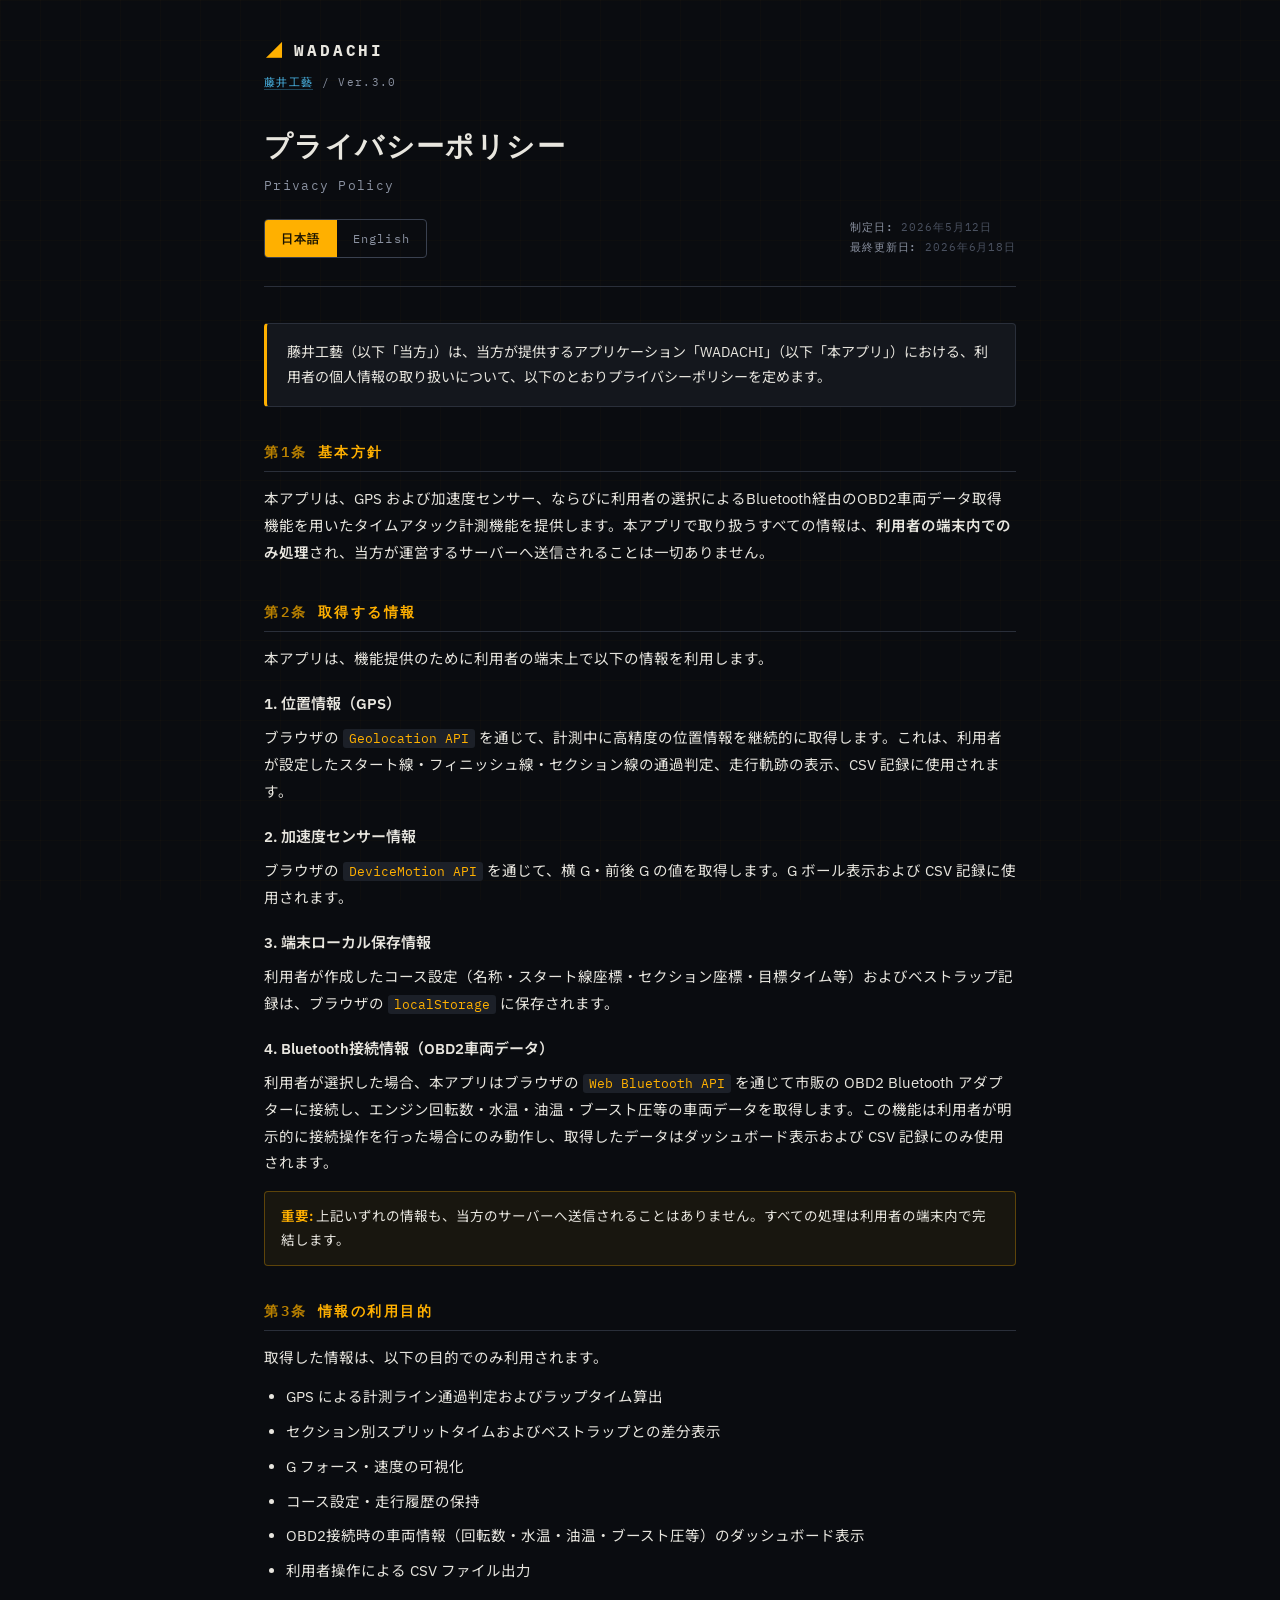
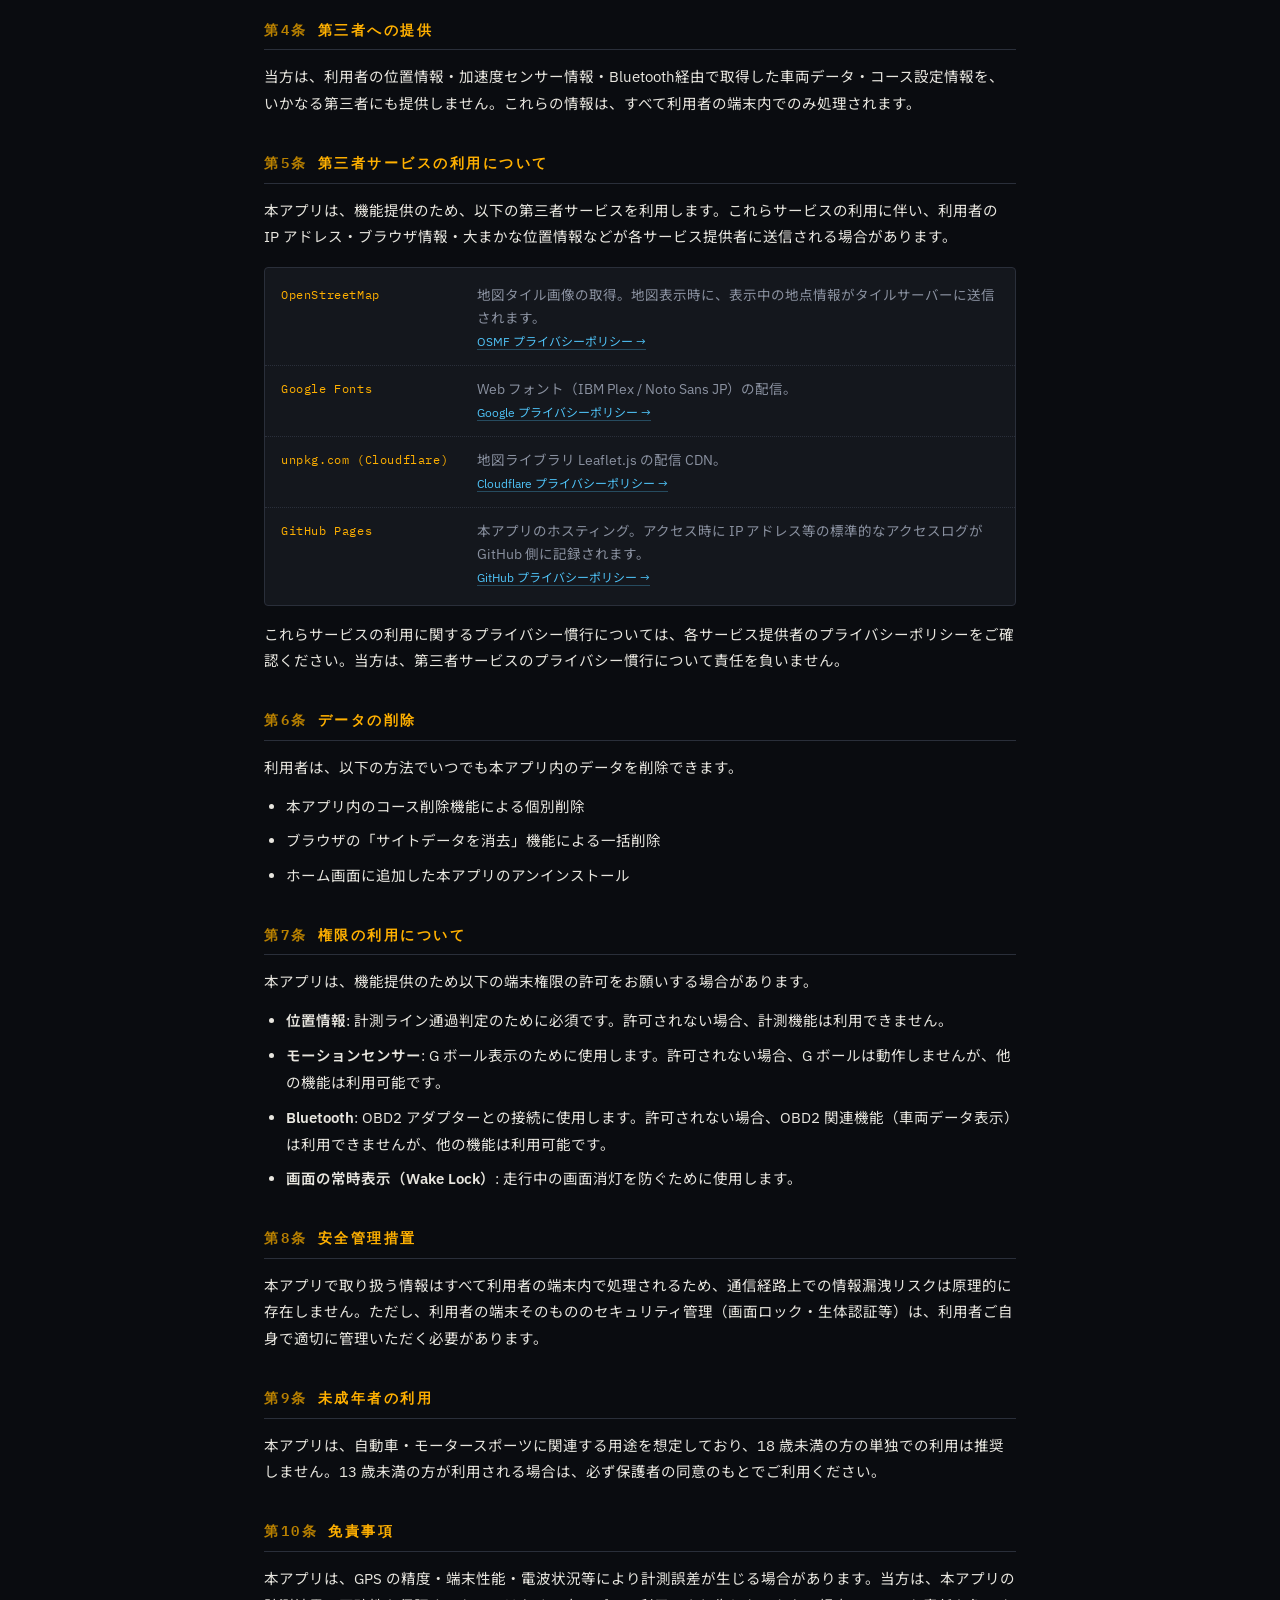
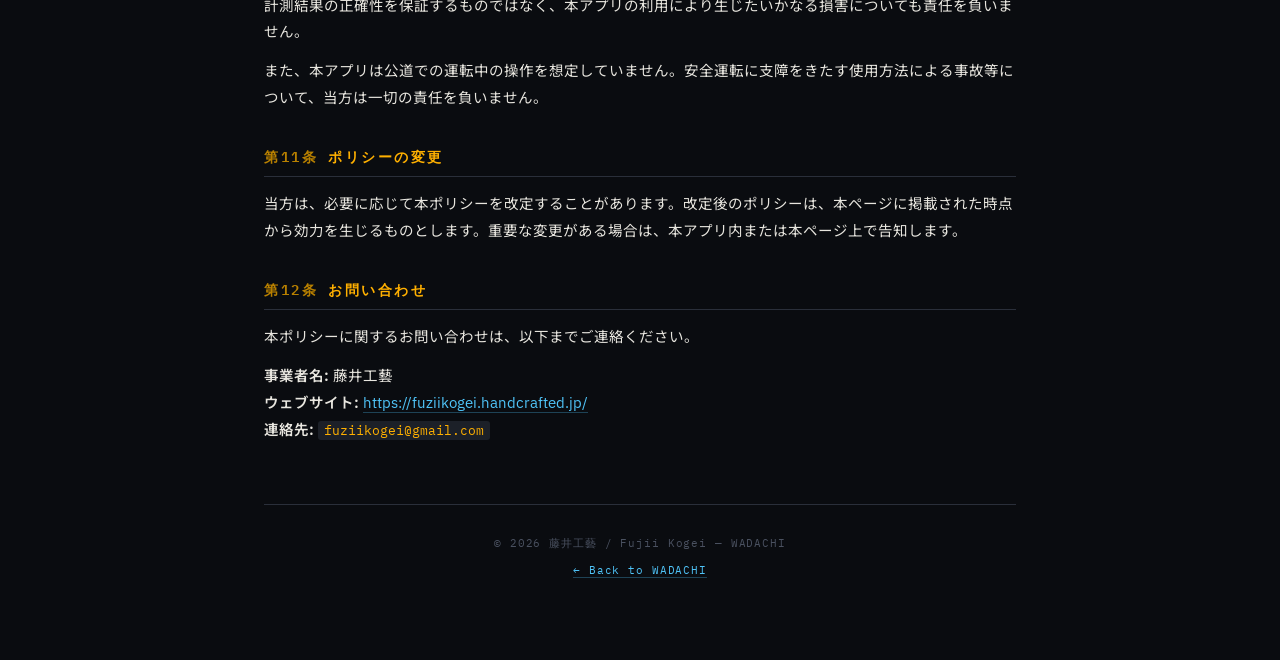
<file: privacy.html>
<!DOCTYPE html>
<html lang="ja">
<head>
  <meta charset="UTF-8" />
  <meta name="viewport" content="width=device-width, initial-scale=1.0" />
  <meta name="theme-color" content="#0a0c10" />
  <title>Privacy Policy / プライバシーポリシー — WADACHI</title>
  <meta name="description" content="WADACHI のプライバシーポリシー。位置情報・加速度センサーは端末内で処理され、開発元サーバには一切送信されません。" />

  <link rel="preconnect" href="https://fonts.googleapis.com" />
  <link rel="preconnect" href="https://fonts.gstatic.com" crossorigin />
  <link
    href="https://fonts.googleapis.com/css2?family=IBM+Plex+Mono:wght@300;400;500;600;700&family=IBM+Plex+Sans:wght@400;500;600;700&family=Noto+Sans+JP:wght@400;500;700&display=swap"
    rel="stylesheet"
  />

  <style>
    :root {
      --bg: #0a0c10;
      --bg-elev: #14171d;
      --bg-elev-2: #1c2028;
      --border: #2a2f3a;
      --border-strong: #3a4150;
      --fg: #e8e6df;
      --fg-dim: #8a91a0;
      --fg-faint: #4a5160;
      --accent: #ffb000;
      --accent-dim: #b88000;
      --link: #4fc3f7;
      --font-sans: 'IBM Plex Sans', 'Noto Sans JP', system-ui, sans-serif;
      --font-mono: 'IBM Plex Mono', ui-monospace, 'Courier New', monospace;
    }

    * { box-sizing: border-box; margin: 0; padding: 0; }

    html, body {
      background: var(--bg);
      color: var(--fg);
      font-family: var(--font-sans);
      font-size: 16px;
      line-height: 1.75;
      -webkit-font-smoothing: antialiased;
    }

    body::before {
      content: '';
      position: fixed;
      inset: 0;
      background-image:
        linear-gradient(rgba(255, 176, 0, 0.02) 1px, transparent 1px),
        linear-gradient(90deg, rgba(255, 176, 0, 0.02) 1px, transparent 1px);
      background-size: 40px 40px;
      pointer-events: none;
      z-index: 0;
    }

    .wrap {
      max-width: 800px;
      margin: 0 auto;
      padding: 32px 24px 80px;
      position: relative;
      z-index: 1;
    }

    /* ===== Header ===== */
    header.page-head {
      border-bottom: 1px solid var(--border);
      padding-bottom: 28px;
      margin-bottom: 36px;
    }

    .brand {
      display: flex;
      align-items: center;
      gap: 10px;
      font-family: var(--font-mono);
      margin-bottom: 6px;
    }
    .brand-mark { color: var(--accent); font-size: 20px; }
    .brand-name {
      font-weight: 700;
      letter-spacing: 0.18em;
      font-size: 16px;
    }
    .brand-meta {
      font-family: var(--font-mono);
      font-size: 11px;
      color: var(--fg-dim);
      letter-spacing: 0.12em;
      margin-bottom: 28px;
    }

    h1 {
      font-family: var(--font-mono);
      font-weight: 600;
      font-size: 28px;
      letter-spacing: 0.05em;
      color: var(--fg);
      margin-bottom: 6px;
    }
    .h1-sub {
      font-family: var(--font-mono);
      font-size: 13px;
      color: var(--fg-dim);
      letter-spacing: 0.1em;
      margin-bottom: 18px;
    }

    /* Language toggle */
    .lang-toggle {
      display: inline-flex;
      gap: 0;
      border: 1px solid var(--border-strong);
      border-radius: 4px;
      overflow: hidden;
      font-family: var(--font-mono);
      font-size: 12px;
      letter-spacing: 0.1em;
    }
    .lang-toggle button {
      background: transparent;
      border: none;
      color: var(--fg-dim);
      padding: 8px 16px;
      cursor: pointer;
      font: inherit;
      letter-spacing: inherit;
    }
    .lang-toggle button.active {
      background: var(--accent);
      color: #1a1300;
      font-weight: 600;
    }
    .lang-toggle button:not(.active):hover { color: var(--fg); background: var(--bg-elev); }

    .meta-row {
      display: flex;
      justify-content: space-between;
      align-items: flex-end;
      flex-wrap: wrap;
      gap: 16px;
      margin-top: 20px;
    }
    .meta-dates {
      font-family: var(--font-mono);
      font-size: 11px;
      color: var(--fg-faint);
      letter-spacing: 0.08em;
      line-height: 1.8;
    }
    .meta-dates strong { color: var(--fg-dim); font-weight: 500; }

    /* ===== Sections ===== */
    section.lang-block {
      display: none;
    }
    section.lang-block.active {
      display: block;
    }

    .preamble {
      background: var(--bg-elev);
      border: 1px solid var(--border);
      border-left: 3px solid var(--accent);
      border-radius: 4px;
      padding: 16px 20px;
      margin-bottom: 28px;
      font-size: 14px;
      line-height: 1.8;
      color: var(--fg);
    }

    h2 {
      font-family: var(--font-mono);
      font-weight: 600;
      font-size: 14px;
      letter-spacing: 0.18em;
      color: var(--accent);
      margin: 32px 0 14px;
      padding-bottom: 8px;
      border-bottom: 1px solid var(--border);
      text-transform: uppercase;
    }
    h2 .num {
      display: inline-block;
      color: var(--accent-dim);
      margin-right: 10px;
    }

    h3 {
      font-family: var(--font-sans);
      font-weight: 600;
      font-size: 15px;
      color: var(--fg);
      margin: 18px 0 8px;
    }

    p, li {
      font-size: 14.5px;
      line-height: 1.85;
      color: var(--fg);
      margin-bottom: 12px;
    }

    ul, ol {
      padding-left: 22px;
      margin-bottom: 14px;
    }
    ul li, ol li {
      margin-bottom: 8px;
    }

    a {
      color: var(--link);
      text-decoration: none;
      border-bottom: 1px solid rgba(79, 195, 247, 0.3);
      transition: border-color 0.15s;
    }
    a:hover { border-bottom-color: var(--link); }

    code {
      font-family: var(--font-mono);
      background: var(--bg-elev-2);
      color: var(--accent);
      padding: 1px 6px;
      border-radius: 3px;
      font-size: 0.9em;
    }

    strong { color: var(--fg); font-weight: 600; }

    /* Highlighted callout */
    .callout {
      background: rgba(255, 176, 0, 0.06);
      border: 1px solid rgba(255, 176, 0, 0.3);
      border-radius: 4px;
      padding: 12px 16px;
      margin: 14px 0;
      font-size: 13.5px;
      line-height: 1.8;
    }
    .callout strong { color: var(--accent); }

    /* Third-party service table */
    .svc-list {
      background: var(--bg-elev);
      border: 1px solid var(--border);
      border-radius: 4px;
      padding: 4px 0;
      margin: 16px 0;
    }
    .svc-item {
      display: grid;
      grid-template-columns: 180px 1fr;
      gap: 16px;
      padding: 12px 16px;
      border-bottom: 1px dotted var(--border);
      font-size: 13.5px;
    }
    .svc-item:last-child { border-bottom: none; }
    .svc-name {
      font-family: var(--font-mono);
      color: var(--accent);
      font-size: 12px;
      letter-spacing: 0.05em;
    }
    .svc-desc { color: var(--fg-dim); line-height: 1.7; }
    .svc-desc a { font-size: 12px; }
    @media (max-width: 560px) {
      .svc-item { grid-template-columns: 1fr; gap: 4px; padding: 14px 16px; }
    }

    /* ===== Footer ===== */
    footer.page-foot {
      margin-top: 60px;
      padding-top: 28px;
      border-top: 1px solid var(--border);
      font-family: var(--font-mono);
      font-size: 11px;
      color: var(--fg-faint);
      letter-spacing: 0.08em;
      line-height: 1.9;
      text-align: center;
    }
    footer.page-foot a { font-size: 11px; }

    /* Mobile tweaks */
    @media (max-width: 560px) {
      .wrap { padding: 24px 18px 60px; }
      h1 { font-size: 22px; }
      h2 { font-size: 12px; letter-spacing: 0.15em; }
      .meta-row { flex-direction: column; align-items: flex-start; }
    }
  </style>
</head>
<body>

  <div class="wrap">

    <header class="page-head">
      <div class="brand">
        <span class="brand-mark">◢</span>
        <span class="brand-name">WADACHI</span>
      </div>
      <div class="brand-meta"><a href="https://fuziikogei.handcrafted.jp/" target="_blank" rel="noopener">藤井工藝</a> / Ver.3.0</div>

      <h1 data-jp="プライバシーポリシー" data-en="Privacy Policy">プライバシーポリシー</h1>
      <div class="h1-sub" data-jp="Privacy Policy" data-en="プライバシーポリシー">Privacy Policy</div>

      <div class="meta-row">
        <div class="lang-toggle" role="tablist" aria-label="Language">
          <button id="btn-ja" class="active" data-lang="ja" role="tab" aria-selected="true">日本語</button>
          <button id="btn-en" data-lang="en" role="tab" aria-selected="false">English</button>
        </div>
        <div class="meta-dates">
          <div data-jp="<strong>制定日:</strong> 2026年5月12日" data-en="<strong>Effective:</strong> May 12, 2026">
            <strong>制定日:</strong> 2026年5月12日
          </div>
          <div data-jp="<strong>最終更新日:</strong> 2026年6月18日" data-en="<strong>Last updated:</strong> June 18, 2026">
            <strong>最終更新日:</strong> 2026年6月18日
          </div>
        </div>
      </div>
    </header>

    <!-- ============================================================
         JAPANESE
         ============================================================ -->
    <section class="lang-block ja active">

      <div class="preamble">
        藤井工藝（以下「当方」）は、当方が提供するアプリケーション「WADACHI」（以下「本アプリ」）における、利用者の個人情報の取り扱いについて、以下のとおりプライバシーポリシーを定めます。
      </div>

      <h2><span class="num">第1条</span>基本方針</h2>
      <p>
        本アプリは、GPS および加速度センサー、ならびに利用者の選択によるBluetooth経由のOBD2車両データ取得機能を用いたタイムアタック計測機能を提供します。本アプリで取り扱うすべての情報は、<strong>利用者の端末内でのみ処理</strong>され、当方が運営するサーバーへ送信されることは一切ありません。
      </p>

      <h2><span class="num">第2条</span>取得する情報</h2>
      <p>本アプリは、機能提供のために利用者の端末上で以下の情報を利用します。</p>

      <h3>1. 位置情報（GPS）</h3>
      <p>
        ブラウザの <code>Geolocation API</code> を通じて、計測中に高精度の位置情報を継続的に取得します。これは、利用者が設定したスタート線・フィニッシュ線・セクション線の通過判定、走行軌跡の表示、CSV 記録に使用されます。
      </p>

      <h3>2. 加速度センサー情報</h3>
      <p>
        ブラウザの <code>DeviceMotion API</code> を通じて、横 G・前後 G の値を取得します。G ボール表示および CSV 記録に使用されます。
      </p>

      <h3>3. 端末ローカル保存情報</h3>
      <p>
        利用者が作成したコース設定（名称・スタート線座標・セクション座標・目標タイム等）およびベストラップ記録は、ブラウザの <code>localStorage</code> に保存されます。
      </p>

      <h3>4. Bluetooth接続情報（OBD2車両データ）</h3>
      <p>
        利用者が選択した場合、本アプリはブラウザの <code>Web Bluetooth API</code> を通じて市販の OBD2 Bluetooth アダプターに接続し、エンジン回転数・水温・油温・ブースト圧等の車両データを取得します。この機能は利用者が明示的に接続操作を行った場合にのみ動作し、取得したデータはダッシュボード表示および CSV 記録にのみ使用されます。

      <div class="callout">
        <strong>重要:</strong> 上記いずれの情報も、当方のサーバーへ送信されることはありません。すべての処理は利用者の端末内で完結します。
      </div>

      <h2><span class="num">第3条</span>情報の利用目的</h2>
      <p>取得した情報は、以下の目的でのみ利用されます。</p>
      <ul>
        <li>GPS による計測ライン通過判定およびラップタイム算出</li>
        <li>セクション別スプリットタイムおよびベストラップとの差分表示</li>
        <li>G フォース・速度の可視化</li>
        <li>コース設定・走行履歴の保持</li>
        <li>OBD2接続時の車両情報（回転数・水温・油温・ブースト圧等）のダッシュボード表示</li>
        <li>利用者操作による CSV ファイル出力</li>
      </ul>

      <h2><span class="num">第4条</span>第三者への提供</h2>
      <p>
        当方は、利用者の位置情報・加速度センサー情報・Bluetooth経由で取得した車両データ・コース設定情報を、いかなる第三者にも提供しません。これらの情報は、すべて利用者の端末内でのみ処理されます。
      </p>

      <h2><span class="num">第5条</span>第三者サービスの利用について</h2>
      <p>
        本アプリは、機能提供のため、以下の第三者サービスを利用します。これらサービスの利用に伴い、利用者の IP アドレス・ブラウザ情報・大まかな位置情報などが各サービス提供者に送信される場合があります。
      </p>

      <div class="svc-list">
        <div class="svc-item">
          <div class="svc-name">OpenStreetMap</div>
          <div class="svc-desc">
            地図タイル画像の取得。地図表示時に、表示中の地点情報がタイルサーバーに送信されます。<br>
            <a href="https://wiki.osmfoundation.org/wiki/Privacy_Policy" target="_blank" rel="noopener">OSMF プライバシーポリシー →</a>
          </div>
        </div>
        <div class="svc-item">
          <div class="svc-name">Google Fonts</div>
          <div class="svc-desc">
            Web フォント（IBM Plex / Noto Sans JP）の配信。<br>
            <a href="https://policies.google.com/privacy" target="_blank" rel="noopener">Google プライバシーポリシー →</a>
          </div>
        </div>
        <div class="svc-item">
          <div class="svc-name">unpkg.com (Cloudflare)</div>
          <div class="svc-desc">
            地図ライブラリ Leaflet.js の配信 CDN。<br>
            <a href="https://www.cloudflare.com/privacypolicy/" target="_blank" rel="noopener">Cloudflare プライバシーポリシー →</a>
          </div>
        </div>
        <div class="svc-item">
          <div class="svc-name">GitHub Pages</div>
          <div class="svc-desc">
            本アプリのホスティング。アクセス時に IP アドレス等の標準的なアクセスログが GitHub 側に記録されます。<br>
            <a href="https://docs.github.com/ja/site-policy/privacy-policies/github-general-privacy-statement" target="_blank" rel="noopener">GitHub プライバシーポリシー →</a>
          </div>
        </div>
      </div>

      <p>
        これらサービスの利用に関するプライバシー慣行については、各サービス提供者のプライバシーポリシーをご確認ください。当方は、第三者サービスのプライバシー慣行について責任を負いません。
      </p>

      <h2><span class="num">第6条</span>データの削除</h2>
      <p>利用者は、以下の方法でいつでも本アプリ内のデータを削除できます。</p>
      <ul>
        <li>本アプリ内のコース削除機能による個別削除</li>
        <li>ブラウザの「サイトデータを消去」機能による一括削除</li>
        <li>ホーム画面に追加した本アプリのアンインストール</li>
      </ul>

      <h2><span class="num">第7条</span>権限の利用について</h2>
      <p>本アプリは、機能提供のため以下の端末権限の許可をお願いする場合があります。</p>
      <ul>
        <li><strong>位置情報</strong>: 計測ライン通過判定のために必須です。許可されない場合、計測機能は利用できません。</li>
        <li><strong>モーションセンサー</strong>: G ボール表示のために使用します。許可されない場合、G ボールは動作しませんが、他の機能は利用可能です。</li>
        <li><strong>Bluetooth</strong>: OBD2 アダプターとの接続に使用します。許可されない場合、OBD2 関連機能（車両データ表示）は利用できませんが、他の機能は利用可能です。</li>
        <li><strong>画面の常時表示（Wake Lock）</strong>: 走行中の画面消灯を防ぐために使用します。</li>
      </ul>

      <h2><span class="num">第8条</span>安全管理措置</h2>
      <p>
        本アプリで取り扱う情報はすべて利用者の端末内で処理されるため、通信経路上での情報漏洩リスクは原理的に存在しません。ただし、利用者の端末そのもののセキュリティ管理（画面ロック・生体認証等）は、利用者ご自身で適切に管理いただく必要があります。
      </p>

      <h2><span class="num">第9条</span>未成年者の利用</h2>
      <p>
        本アプリは、自動車・モータースポーツに関連する用途を想定しており、18 歳未満の方の単独での利用は推奨しません。13 歳未満の方が利用される場合は、必ず保護者の同意のもとでご利用ください。
      </p>

      <h2><span class="num">第10条</span>免責事項</h2>
      <p>
        本アプリは、GPS の精度・端末性能・電波状況等により計測誤差が生じる場合があります。当方は、本アプリの計測結果の正確性を保証するものではなく、本アプリの利用により生じたいかなる損害についても責任を負いません。
      </p>
      <p>
        また、本アプリは公道での運転中の操作を想定していません。安全運転に支障をきたす使用方法による事故等について、当方は一切の責任を負いません。
      </p>

      <h2><span class="num">第11条</span>ポリシーの変更</h2>
      <p>
        当方は、必要に応じて本ポリシーを改定することがあります。改定後のポリシーは、本ページに掲載された時点から効力を生じるものとします。重要な変更がある場合は、本アプリ内または本ページ上で告知します。
      </p>

      <h2><span class="num">第12条</span>お問い合わせ</h2>
      <p>本ポリシーに関するお問い合わせは、以下までご連絡ください。</p>
      <p>
        <strong>事業者名:</strong> 藤井工藝<br>
        <strong>ウェブサイト:</strong> <a href="https://fuziikogei.handcrafted.jp/" target="_blank" rel="noopener">https://fuziikogei.handcrafted.jp/</a><br>
        <strong>連絡先:</strong> <code>fuziikogei@gmail.com</code>
      </p>

    </section>

    <!-- ============================================================
         ENGLISH
         ============================================================ -->
    <section class="lang-block en">

      <div class="preamble">
        Fujii Kogei ("we", "us") establishes the following Privacy Policy regarding the handling of user information in our application "WADACHI" (the "App").
      </div>

      <h2><span class="num">1.</span>Basic Policy</h2>
      <p>
        The App provides time-attack measurement using GPS and accelerometer sensors, as well as optional OBD2 vehicle data retrieval via Bluetooth at the user's discretion. All information handled by the App is <strong>processed exclusively on the user's device</strong> and is never transmitted to any server operated by us.
      </p>

      <h2><span class="num">2.</span>Information Collected</h2>
      <p>The App uses the following information on the user's device to provide its functionality.</p>

      <h3>1. Location Information (GPS)</h3>
      <p>
        The App continuously obtains high-accuracy location data through the browser's <code>Geolocation API</code> during measurement. This is used to detect crossings of user-defined start, finish, and section lines, display the driving trace, and produce CSV recordings.
      </p>

      <h3>2. Motion Sensor Data</h3>
      <p>
        The App obtains lateral and longitudinal G-force values through the browser's <code>DeviceMotion API</code>. This is used for the G-ball display and CSV recording.
      </p>

      <h3>3. Locally Stored Information</h3>
      <p>
        Course configurations (name, start/section coordinates, target times, etc.) and best lap records created by the user are stored in the browser's <code>localStorage</code>.
      </p>

      <h3>4. Bluetooth Connection Data (OBD2 Vehicle Data)</h3>
      <p>
        At the user's discretion, the App can connect to a commercially available OBD2 Bluetooth adapter via the browser's <code>Web Bluetooth API</code> to retrieve vehicle data such as engine RPM, coolant temperature, oil temperature, and boost pressure. This feature only operates when the user explicitly initiates a connection, and the retrieved data is used solely for dashboard display and CSV recording.

      <div class="callout">
        <strong>Important:</strong> None of the above information is ever transmitted to our servers. All processing is completed on the user's device.
      </div>

      <h2><span class="num">3.</span>Purpose of Use</h2>
      <p>The collected information is used solely for the following purposes.</p>
      <ul>
        <li>GPS-based line-crossing detection and lap-time calculation</li>
        <li>Display of section split times and deltas against best laps</li>
        <li>Visualization of G-force and speed</li>
        <li>Persistence of course settings and lap history</li>
        <li>Dashboard display of vehicle data (RPM, coolant/oil temperature, boost pressure, etc.) when connected via OBD2</li>
        <li>CSV file export upon user request</li>
      </ul>

      <h2><span class="num">4.</span>Disclosure to Third Parties</h2>
      <p>
        We do not provide users' location data, motion sensor data, vehicle data obtained via Bluetooth, or course settings to any third party. All such information is processed exclusively on the user's device.
      </p>

      <h2><span class="num">5.</span>Third-Party Services</h2>
      <p>
        The App uses the following third-party services to provide its functionality. When these services are used, the user's IP address, browser information, and approximate location may be transmitted to each service provider.
      </p>

      <div class="svc-list">
        <div class="svc-item">
          <div class="svc-name">OpenStreetMap</div>
          <div class="svc-desc">
            Map tile imagery. Information about the displayed area is sent to the tile server when maps are rendered.<br>
            <a href="https://wiki.osmfoundation.org/wiki/Privacy_Policy" target="_blank" rel="noopener">OSMF Privacy Policy →</a>
          </div>
        </div>
        <div class="svc-item">
          <div class="svc-name">Google Fonts</div>
          <div class="svc-desc">
            Web font delivery (IBM Plex / Noto Sans JP).<br>
            <a href="https://policies.google.com/privacy" target="_blank" rel="noopener">Google Privacy Policy →</a>
          </div>
        </div>
        <div class="svc-item">
          <div class="svc-name">unpkg.com (Cloudflare)</div>
          <div class="svc-desc">
            CDN delivery of the Leaflet.js mapping library.<br>
            <a href="https://www.cloudflare.com/privacypolicy/" target="_blank" rel="noopener">Cloudflare Privacy Policy →</a>
          </div>
        </div>
        <div class="svc-item">
          <div class="svc-name">GitHub Pages</div>
          <div class="svc-desc">
            Hosting of the App. Standard access logs (including IP address) are recorded by GitHub.<br>
            <a href="https://docs.github.com/en/site-policy/privacy-policies/github-general-privacy-statement" target="_blank" rel="noopener">GitHub Privacy Statement →</a>
          </div>
        </div>
      </div>

      <p>
        Please refer to each provider's privacy policy for details on their privacy practices. We are not responsible for the privacy practices of third-party services.
      </p>

      <h2><span class="num">6.</span>Data Deletion</h2>
      <p>Users may delete data within the App at any time using the following methods.</p>
      <ul>
        <li>Individual deletion via the in-App course delete function</li>
        <li>Bulk deletion via the browser's "Clear site data" function</li>
        <li>Uninstallation of the App from the device's home screen</li>
      </ul>

      <h2><span class="num">7.</span>Device Permissions</h2>
      <p>The App may request the following device permissions to provide its functionality.</p>
      <ul>
        <li><strong>Location</strong>: Required for line-crossing detection. Without permission, the measurement function cannot be used.</li>
        <li><strong>Motion Sensors</strong>: Used for G-ball display. Without permission, the G-ball will not operate, but other functions remain available.</li>
        <li><strong>Bluetooth</strong>: Used to connect to OBD2 adapters. Without permission, OBD2-related features (vehicle data display) cannot be used, but other functions remain available.</li>
        <li><strong>Screen Wake Lock</strong>: Used to prevent the screen from sleeping during measurement.</li>
      </ul>

      <h2><span class="num">8.</span>Security Measures</h2>
      <p>
        Since all information handled by the App is processed on the user's device, there is no inherent risk of information leakage over communication channels. However, security management of the device itself (screen lock, biometric authentication, etc.) is the user's responsibility.
      </p>

      <h2><span class="num">9.</span>Use by Minors</h2>
      <p>
        The App is designed for automotive and motorsport-related use. We do not recommend independent use by individuals under 18 years of age. Users under 13 must obtain parental consent before use.
      </p>

      <h2><span class="num">10.</span>Disclaimer</h2>
      <p>
        Measurement errors may occur due to GPS accuracy, device performance, signal conditions, etc. We do not guarantee the accuracy of measurement results and assume no responsibility for any damages arising from use of the App.
      </p>
      <p>
        The App is not intended for operation while driving on public roads. We assume no responsibility whatsoever for accidents caused by usage that compromises safe driving.
      </p>

      <h2><span class="num">11.</span>Policy Changes</h2>
      <p>
        We may revise this policy as needed. The revised policy takes effect from the time it is posted on this page. We will announce significant changes within the App or on this page.
      </p>

      <h2><span class="num">12.</span>Contact</h2>
      <p>For inquiries regarding this policy, please contact us at:</p>
      <p>
        <strong>Business Name:</strong> Fujii Kogei (藤井工藝)<br>
        <strong>Website:</strong> <a href="https://fuziikogei.handcrafted.jp/" target="_blank" rel="noopener">https://fuziikogei.handcrafted.jp/</a><br>
        <strong>Contact:</strong> <code>[Please fill in email address]</code>
      </p>

    </section>

    <footer class="page-foot">
      <div>© 2026 藤井工藝 / Fujii Kogei — WADACHI</div>
      <div style="margin-top:6px"><a href="./">← Back to WADACHI</a></div>
    </footer>

  </div>

  <script>
    // Language toggle
    const blocksJa = document.querySelector('section.lang-block.ja');
    const blocksEn = document.querySelector('section.lang-block.en');
    const btnJa = document.getElementById('btn-ja');
    const btnEn = document.getElementById('btn-en');
    const h1 = document.querySelector('h1');
    const h1Sub = document.querySelector('.h1-sub');
    const dateDivs = document.querySelectorAll('.meta-dates > div');

    function setLang(l) {
      if (l === 'ja') {
        blocksJa.classList.add('active');
        blocksEn.classList.remove('active');
        btnJa.classList.add('active'); btnJa.setAttribute('aria-selected','true');
        btnEn.classList.remove('active'); btnEn.setAttribute('aria-selected','false');
        document.documentElement.lang = 'ja';
      } else {
        blocksEn.classList.add('active');
        blocksJa.classList.remove('active');
        btnEn.classList.add('active'); btnEn.setAttribute('aria-selected','true');
        btnJa.classList.remove('active'); btnJa.setAttribute('aria-selected','false');
        document.documentElement.lang = 'en';
      }
      // Swap header/meta text via data attrs
      h1.textContent      = h1.dataset[l];
      h1Sub.textContent   = h1Sub.dataset[l];
      dateDivs.forEach(d => d.innerHTML = d.dataset[l]);
      try { localStorage.setItem('privacy.lang', l); } catch(_) {}
    }

    btnJa.addEventListener('click', () => setLang('ja'));
    btnEn.addEventListener('click', () => setLang('en'));

    // Restore prior choice
    try {
      const saved = localStorage.getItem('privacy.lang');
      if (saved === 'en') setLang('en');
    } catch(_) {}
  </script>

</body>
</html>
</file>
